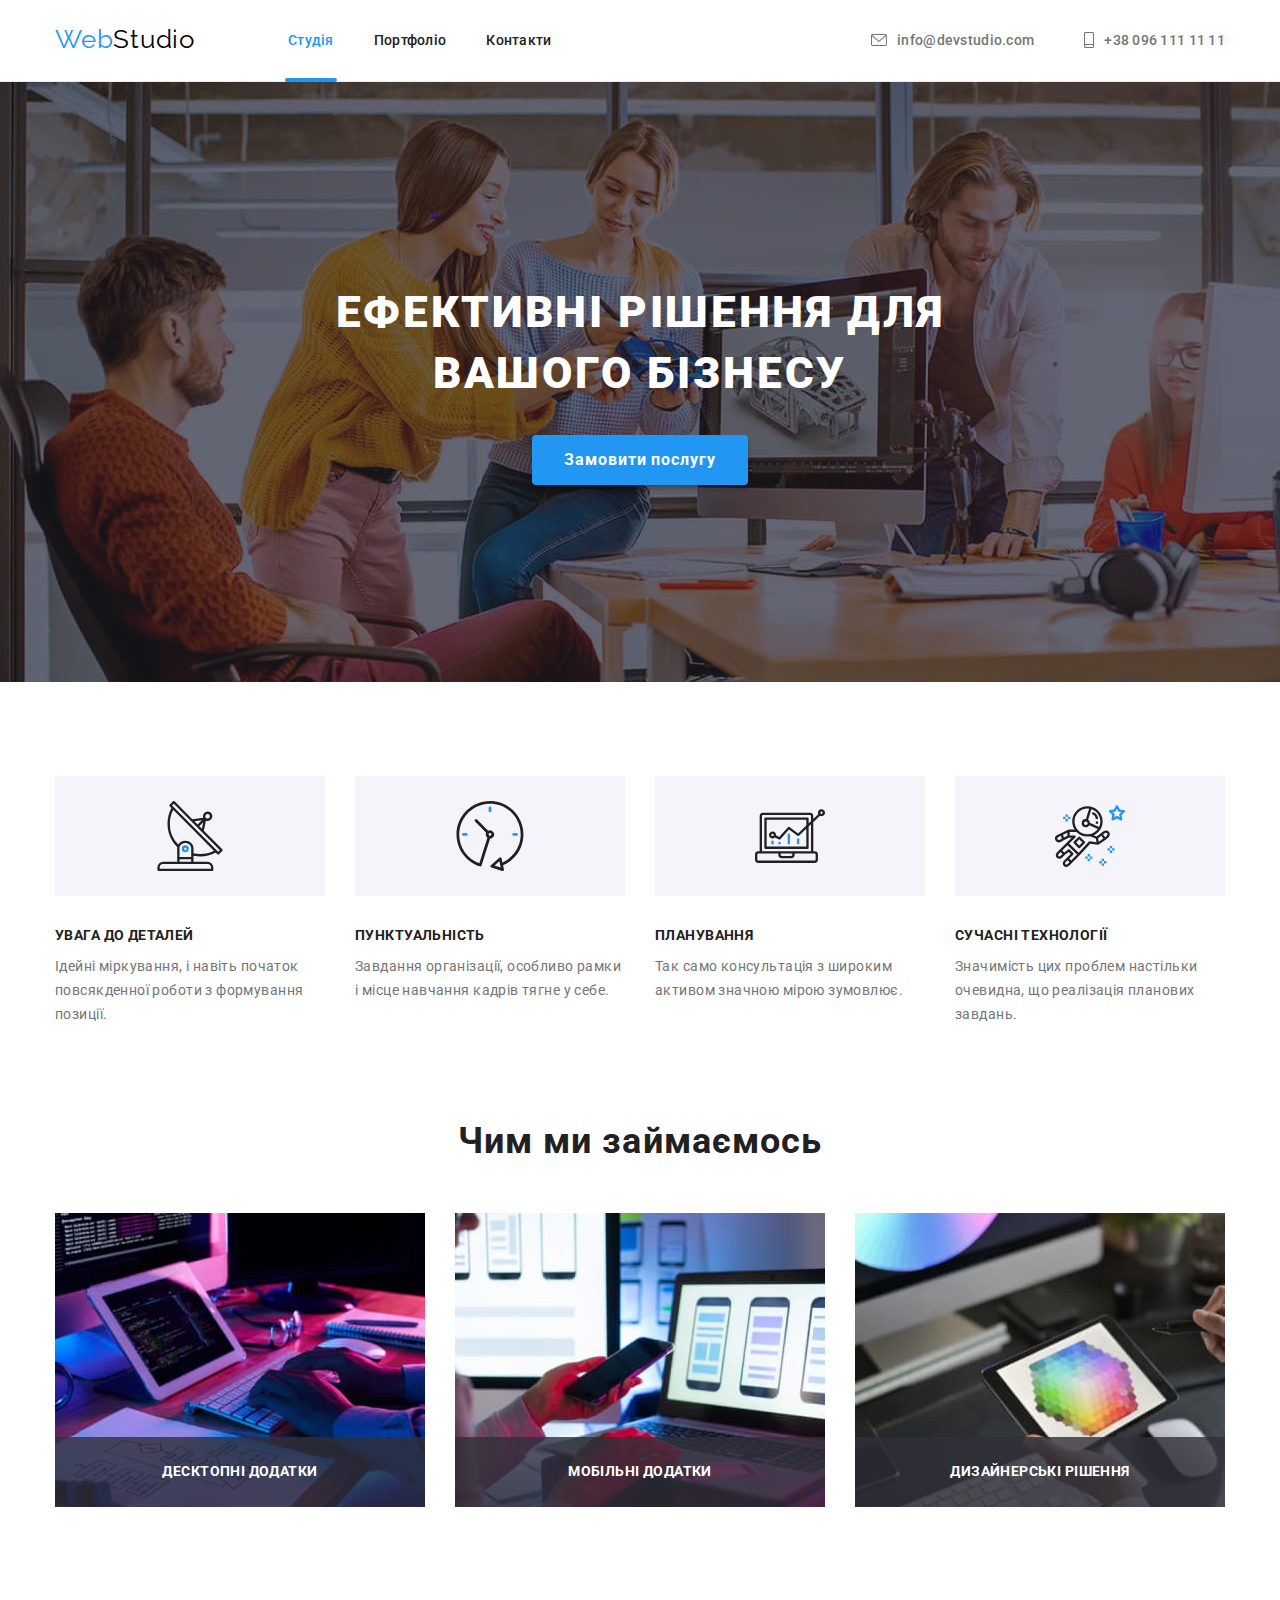
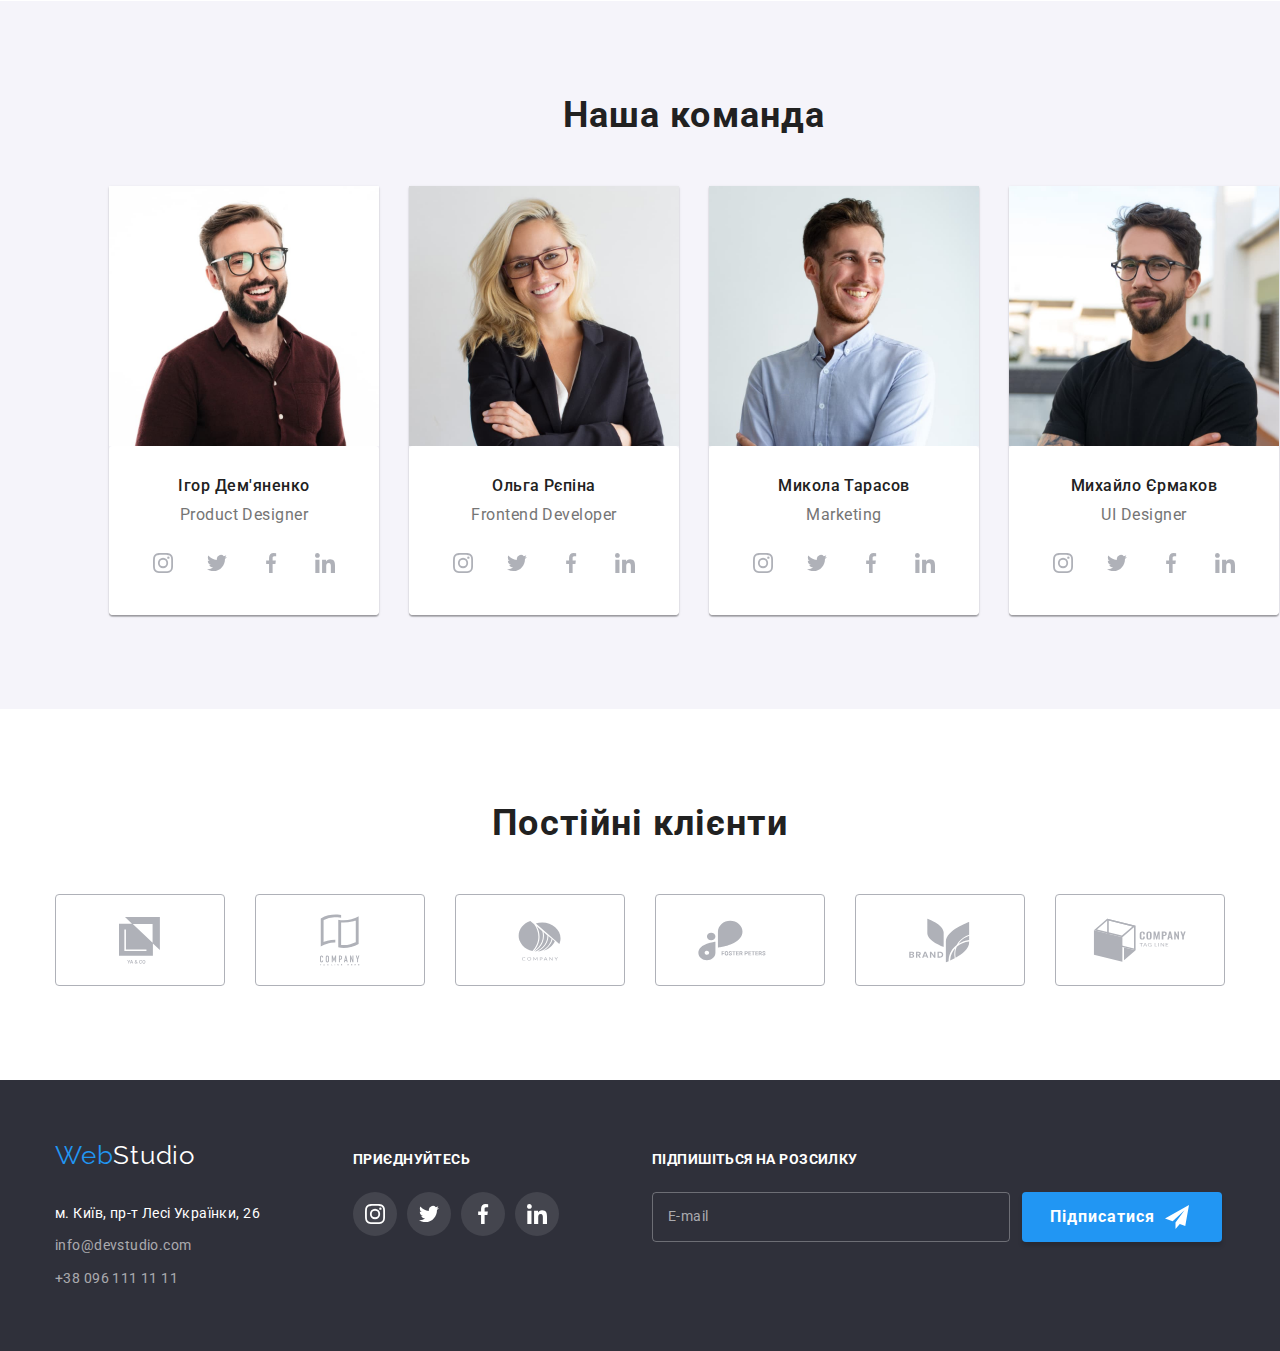
<file: index.html>
<!DOCTYPE html>
<html lang="uk">
  <head>
    <meta charset="UTF-8" />
    <meta http-equiv="X-UA-Compatible" content="IE=edge" />
    <meta name="viewport" content="width=device-width, initial-scale=1.0" />
    <title>Студія</title>
    <link
      href="https://fonts.googleapis.com/css2?family=Raleway:wght@700&family=Roboto:wght@400;500;700;900&display=swap"
      rel="stylesheet"
    />
    <link
      rel="stylesheet"
      href="https://cdnjs.cloudflare.com/ajax/libs/modern-normalize/1.1.0/modern-normalize.min.css"
    />
    <link rel="stylesheet" href="./css/styles.css" />
  </head>

  <body>
    <!-- Header -->
    <header class="page-header">
      <div class="container hat">
        <nav class="main-nav">
          <a href="./index.html" class="logo link" target="_self"
            >Web<span class="logo-header link">Studio</span>
          </a>
          <ul class="site-nav list">
            <li class="item">
              <a href="./index.html" class="link current">Студія</a>
            </li>
            <li class="item">
              <a href="./portfolio.html" class="link">Портфоліо</a>
            </li>
            <li class="item"><a href="#" class="link">Контакти</a></li>
          </ul>
        </nav>

        <ul class="contacts-header list">
          <li class="item">
            <a class="contact-link link" href="mailto:info@devstudio.com">
              <svg class="contact-icon" width="16px" height="12px">
                <use href="./images/svg-icon/symbol-defs.svg#envelope"></use>
              </svg>

              info@devstudio.com
            </a>
          </li>
          <li class="item">
            <a class="contact-link link" href="tel:+380961111111">
              <svg class="contact-icon" width="10px" height="16px">
                <use href="./images/svg-icon/symbol-defs.svg#smartphone"></use>
              </svg>
              +38 096 111 11 11</a
            >
          </li>
        </ul>
      </div>
    </header>

    <!-- Main content -->
    <main>
      <!-- Hero -->
      <section class="page-hero">
        <div class="container">
          <h1 class="hero-title">Ефективні рішення для вашого бізнесу</h1>
          <button type="button" class="hero-button button" data-modal-open>
            Замовити послугу
          </button>
        </div>
      </section>

      <!-- Our qualities -->
      <section class="qualities-section section">
        <div class="container">
          <h2 class="visually-hidden">Наші особливості</h2>
          <ul class="qualities list">
            <li class="item">
              <div class="qualities-pict">
                <svg class="qualities-svg" width="70" height="70">
                  <use href="./images/svg-icon/symbol-defs.svg#antenna"></use>
                </svg>
              </div>
              <h3 class="qualities-list title">Увага до деталей</h3>
              <p>
                Ідейні міркування, і навіть початок повсякденної роботи з
                формування позиції.
              </p>
            </li>

            <li class="item">
              <div class="qualities-pict">
                <svg class="qualities-svg" width="70" height="70">
                  <use href="./images/svg-icon/symbol-defs.svg#clock"></use>
                </svg>
              </div>

              <h3 class="qualities-list title">Пунктуальність</h3>
              <p>
                Завдання організації, особливо рамки і місце навчання кадрів
                тягне у себе.
              </p>
            </li>

            <li class="item">
              <div class="qualities-pict">
                <svg class="qualities-svg" width="70" height="70">
                  <use href="./images/svg-icon/symbol-defs.svg#diagram"></use>
                </svg>
              </div>
              <h3 class="qualities-list title">Планування</h3>
              <p>
                Так само консультація з широким активом значною мірою зумовлює.
              </p>
            </li>

            <li class="item">
              <div class="qualities-pict">
                <svg class="qualities-svg" width="70" height="70">
                  <use href="./images/svg-icon/symbol-defs.svg#astronaut"></use>
                </svg>
              </div>
              <h3 class="qualities-list title">Сучасні технології</h3>
              <p>
                Значимість цих проблем настільки очевидна, що реалізація
                планових завдань.
              </p>
            </li>
          </ul>
        </div>
      </section>

      <!-- Specialization -->
      <section class="specialization section">
        <div class="container">
          <h2 class="section-title title">Чим ми займаємось</h2>
          <ul class="specialization-picts list">
            <li class="pict">
              <img
                src="./images/specialization/img1.jpeg"
                alt="Хтось працює на компі"
              />
              <p class="picts-overlay">Десктопні додатки</p>
            </li>

            <li class="pict">
              <img
                src="./images/specialization/img2.jpeg"
                alt="Хтось шось робить пультом"
              />
              <p class="picts-overlay">Мобільні додатки</p>
            </li>

            <li class="pict">
              <img
                src="./images/specialization/img3.jpeg"
                alt="Хтось підбирає колір"
              />
              <p class="picts-overlay">Дизайнерські рішення</p>
            </li>
          </ul>
        </div>
      </section>

      <!-- Our team -->
      <section class="team section">
        <div class="container">
          <h2 class="section-title title">Наша команда</h2>
          <ul class="team-cards list">
            <li class="team-card">
              <img
                src="./images/team/ihor.jpeg"
                alt="Ігорь Дем'яненко. Product Designer"
                width="270"
                height="260"
              />
              <div class="team-caption">
                <h3 class="team-title title">Ігор Дем'яненко</h3>
                <p>Product Designer</p>

                <ul class="team-icons list">
                  <li class="team-icon">
                    <a
                      class="social-link"
                      href="#"
                      target="_blank"
                      rel="noopener noreferrer"
                    >
                      <svg class="icon" width="20" height="20">
                        <use
                          href="./images/svg-icon/symbol-defs.svg#instagram"
                        ></use>
                      </svg>
                    </a>
                  </li>

                  <li class="team-icon">
                    <a
                      class="social-link"
                      href="#"
                      target="_blank"
                      rel="noopener noreferrer"
                    >
                      <svg class="icon" width="20" height="20">
                        <use
                          href="./images/svg-icon/symbol-defs.svg#twitter"
                        ></use>
                      </svg>
                    </a>
                  </li>

                  <li class="team-icon">
                    <a
                      class="social-link"
                      href="#"
                      target="_blank"
                      rel="noopener noreferrer"
                    >
                      <svg class="icon" width="20" height="20">
                        <use
                          href="./images/svg-icon/symbol-defs.svg#facebook"
                        ></use>
                      </svg>
                    </a>
                  </li>

                  <li class="team-icon">
                    <a
                      class="social-link"
                      href="#"
                      target="_blank"
                      rel="noopener noreferrer"
                    >
                      <svg class="icon" width="20" height="20">
                        <use
                          href="./images/svg-icon/symbol-defs.svg#linkedin"
                        ></use>
                      </svg>
                    </a>
                  </li>
                </ul>
              </div>
            </li>

            <li class="team-card">
              <img
                src="./images/team/olga.jpeg"
                alt="Ольга Рєпіна. Frontend Developer"
                width="270"
                height="260"
              />
              <div class="team-caption">
                <h3 class="team-title title">Ольга Рєпіна</h3>
                <p>Frontend Developer</p>

                <ul class="team-icons list">
                  <li class="team-icon">
                    <a
                      class="social-link"
                      href="#"
                      target="_blank"
                      rel="noopener noreferrer"
                    >
                      <svg class="icon" width="20" height="20">
                        <use
                          href="./images/svg-icon/symbol-defs.svg#instagram"
                        ></use>
                      </svg>
                    </a>
                  </li>

                  <li class="team-icon">
                    <a
                      class="social-link"
                      href="#"
                      target="_blank"
                      rel="noopener noreferrer"
                    >
                      <svg class="icon" width="20" height="20">
                        <use
                          href="./images/svg-icon/symbol-defs.svg#twitter"
                        ></use>
                      </svg>
                    </a>
                  </li>

                  <li class="team-icon">
                    <a
                      class="social-link"
                      href="#"
                      target="_blank"
                      rel="noopener noreferrer"
                    >
                      <svg class="icon" width="20" height="20">
                        <use
                          href="./images/svg-icon/symbol-defs.svg#facebook"
                        ></use>
                      </svg>
                    </a>
                  </li>

                  <li class="team-icon">
                    <a
                      class="social-link"
                      href="#"
                      target="_blank"
                      rel="noopener noreferrer"
                    >
                      <svg class="icon" width="20" height="20">
                        <use
                          href="./images/svg-icon/symbol-defs.svg#linkedin"
                        ></use>
                      </svg>
                    </a>
                  </li>
                </ul>
              </div>
            </li>
            <li class="team-card">
              <img
                src="./images/team/mykola.jpeg"
                alt="Микола Тарасов. Marketing"
                width="270"
                height="260"
              />
              <div class="team-caption">
                <h3 class="team-title title">Микола Тарасов</h3>
                <p>Marketing</p>

                <ul class="team-icons list">
                  <li class="team-icon">
                    <a
                      class="social-link"
                      href="#"
                      target="_blank"
                      rel="noopener noreferrer"
                    >
                      <svg class="icon" width="20" height="20">
                        <use
                          href="./images/svg-icon/symbol-defs.svg#instagram"
                        ></use>
                      </svg>
                    </a>
                  </li>

                  <li class="team-icon">
                    <a
                      class="social-link"
                      href="#"
                      target="_blank"
                      rel="noopener noreferrer"
                    >
                      <svg class="icon" width="20" height="20">
                        <use
                          href="./images/svg-icon/symbol-defs.svg#twitter"
                        ></use>
                      </svg>
                    </a>
                  </li>

                  <li class="team-icon">
                    <a
                      class="social-link"
                      href="#"
                      target="_blank"
                      rel="noopener noreferrer"
                    >
                      <svg class="icon" width="20" height="20">
                        <use
                          href="./images/svg-icon/symbol-defs.svg#facebook"
                        ></use>
                      </svg>
                    </a>
                  </li>

                  <li class="team-icon">
                    <a
                      class="social-link"
                      href="#"
                      target="_blank"
                      rel="noopener noreferrer"
                    >
                      <svg class="icon" width="20" height="20">
                        <use
                          href="./images/svg-icon/symbol-defs.svg#linkedin"
                        ></use>
                      </svg>
                    </a>
                  </li>
                </ul>
              </div>
            </li>
            <li class="team-card">
              <img
                src="./images/team/mike.jpeg"
                alt="Михайло Єрмаков. UI Designer"
                width="270"
                height="260"
              />

              <div class="team-caption">
                <h3 class="team-title title">Михайло Єрмаков</h3>
                <p>UI Designer</p>

                <ul class="team-icons list">
                  <li class="team-icon">
                    <a
                      class="social-link"
                      href="#"
                      target="_blank"
                      rel="noopener noreferrer"
                    >
                      <svg class="icon" width="20" height="20">
                        <use
                          href="./images/svg-icon/symbol-defs.svg#instagram"
                        ></use>
                      </svg>
                    </a>
                  </li>

                  <li class="team-icon">
                    <a
                      class="social-link"
                      href="#"
                      target="_blank"
                      rel="noopener noreferrer"
                    >
                      <svg class="icon" width="20" height="20">
                        <use
                          href="./images/svg-icon/symbol-defs.svg#twitter"
                        ></use>
                      </svg>
                    </a>
                  </li>

                  <li class="team-icon">
                    <a
                      class="social-link"
                      href="#"
                      target="_blank"
                      rel="noopener noreferrer"
                    >
                      <svg class="icon" width="20" height="20">
                        <use
                          href="./images/svg-icon/symbol-defs.svg#facebook"
                        ></use>
                      </svg>
                    </a>
                  </li>

                  <li class="team-icon">
                    <a
                      class="social-link"
                      href="#"
                      target="_blank"
                      rel="noopener noreferrer"
                    >
                      <svg class="icon" width="20" height="20">
                        <use
                          href="./images/svg-icon/symbol-defs.svg#linkedin"
                        ></use>
                      </svg>
                    </a>
                  </li>
                </ul>
              </div>
            </li>
          </ul>
        </div>
      </section>

      <!-- Our clients -->
      <section class="client-section">
        <div class="container">
          <h2 class="section-title title">Постійні клієнти</h2>
          <ul class="clients list">
            <li class="client-logo">
              <a class="client-link" href="#">
                <svg class="client-icon" width="41" height="47">
                  <use href="./images/svg-icon/symbol-defs.svg#client-1"></use>
                </svg>
              </a>
            </li>

            <li class="client-logo">
              <a class="client-link" href="#">
                <svg class="client-icon" width="40" height="52">
                  <use href="./images/svg-icon/symbol-defs.svg#client-2"></use>
                </svg>
              </a>
            </li>

            <li class="client-logo">
              <a class="client-link" href="#">
                <svg class="client-icon" width="43" height="41">
                  <use href="./images/svg-icon/symbol-defs.svg#client-3"></use>
                </svg>
              </a>
            </li>

            <li class="client-logo">
              <a class="client-link" href="#">
                <svg class="client-icon" width="84" height="41">
                  <use href="./images/svg-icon/symbol-defs.svg#client-4"></use>
                </svg>
              </a>
            </li>

            <li class="client-logo">
              <a class="client-link" href="#">
                <svg class="client-icon" width="63" height="45">
                  <use href="./images/svg-icon/symbol-defs.svg#client-5"></use>
                </svg>
              </a>
            </li>

            <li class="client-logo">
              <a class="client-link" href="#">
                <svg class="client-icon" width="94" height="44">
                  <use href="./images/svg-icon/symbol-defs.svg#client-6"></use>
                </svg>
              </a>
            </li>
          </ul>
        </div>
      </section>

      <!-- backdrop + modal -->
      <div class="backdrop is-hidden" data-modal>
        <div class="modal">
          <div class="data-form">
            <button class="close-modal" data-modal-close>
              <svg class="modal-pict" width="18" height="18">
                <use href="./images/svg-icon/symbol-defs.svg#close"></use>
              </svg>
            </button>
            <h4 class="modal-title">Залиште свої дані, ми вам передзвонимо</h4>

            <label class="form-field">
              <span class="form-label">Iм'я</span>
              <input type="text" class="form-input" name="name" />

              <svg class="form-icon" width="18" height="18">
                <use
                  href="./images/svg-icon/symbol-defs.svg#person-black"
                ></use>
              </svg>
            </label>

            <label class="form-field">
              <span class="form-label">Teлефон</span>
              <input type="tel" class="form-input" name="tel" />

              <svg class="form-icon" width="18" height="18">
                <use href="./images/svg-icon/symbol-defs.svg#phone-black"></use>
              </svg>
            </label>

            <label class="form-field">
              <span class="form-label">Пошта</span>
              <input type="email" class="form-input" name="mail" />

              <svg class="form-icon" width="18" height="18">
                <use href="./images/svg-icon/symbol-defs.svg#email-black"></use>
              </svg>
            </label>

            <label class="form-field">
              <span class="form-label">Коментар</span>
              <textarea
                class="form-textarea"
                name="comment"
                id="comment"
                rows="6"
                placeholder="Введіть текст"
              ></textarea>
            </label>

            <label class="checkbox-label">
              <input
                type="checkbox"
                class="checkbox-input"
                name="agreement"
                value="agreement"
              />
              <span class="agreement">
                Погоджуюся з розсилкою та приймаю <a href="#">Умови договору</a>
              </span>

              <span class="checkbox-on">
                <svg width="16" height="15" class="check-icon">
                  <use href="./images/svg-icon/symbol-defs.svg#checkon"></use>
                </svg>
              </span>

              <span class="checkbox-off">
                <svg width="16" height="15" class="check-icon">
                  <use href="./images/svg-icon/symbol-defs.svg#checkofff"></use>
                </svg>
              </span>
            </label>
            <div class="modal-send">
              <button type="submit" class="modal-button button" data-modal-open>
                Відправити
              </button>
            </div>
          </div>
        </div>
      </div>
    </main>

    <!-- Footer -->
    <footer class="page-footer">
      <div class="container">
        <ul class="list">
          <li class="footer-contacts">
            <a href="./index.html" target="_self" class="logo link">
              Web<span class="logo-footer link">Studio</span>
            </a>

            <address class="address">
              <ul class="contacts list">
                <li>
                  <a
                    class="postaddress link"
                    href="http://surl.li/cuoxe"
                    rel="noopener noreferrer nofollow"
                    target="_blank"
                  >
                    м. Київ, пр-т Лесі Українки, 26
                  </a>
                </li>
                <li>
                  <a class="mail link" href="mailto:info@devstudio.com">
                    info@devstudio.com
                  </a>
                </li>
                <li class="">
                  <a class="link" href="tel:+380961111111">
                    +38 096 111 11 11
                  </a>
                </li>
              </ul>
            </address>
          </li>

          <li class="join">
            <h4 class="footer-title">Приєднуйтесь</h4>
            <ul class="footer-icons list">
              <li class="footer-icon">
                <a
                  href="#"
                  class="footer-link"
                  rel="noopener noreferrer nofollow"
                  target="_blank"
                >
                  <svg class="icon" width="20" height="20">
                    <use
                      href="./images/svg-icon/symbol-defs.svg#instagram"
                    ></use>
                  </svg>
                </a>
              </li>

              <li class="footer-icon">
                <a
                  href="#"
                  class="footer-link"
                  rel="noopener noreferrer nofollow"
                  target="_blank"
                >
                  <svg class="icon" width="20" height="20">
                    <use href="./images/svg-icon/symbol-defs.svg#twitter"></use>
                  </svg>
                </a>
              </li>

              <li class="footer-icon">
                <a
                  href="#"
                  class="footer-link"
                  rel="noopener noreferrer nofollow"
                  target="_blank"
                >
                  <svg class="icon" width="20" height="20">
                    <use
                      href="./images/svg-icon/symbol-defs.svg#facebook"
                    ></use>
                  </svg>
                </a>
              </li>

              <li class="footer-icon">
                <a
                  href="#"
                  class="footer-link"
                  rel="noopener noreferrer nofollow"
                  target="_blank"
                >
                  <svg class="icon" width="20" height="20">
                    <use
                      href="./images/svg-icon/symbol-defs.svg#linkedin"
                    ></use>
                  </svg>
                </a>
              </li>
            </ul>
          </li>

          <li>
            <h4 class="footer-title">Підпишіться на розсилку</h4>
            <div class="subscription-form">
              <label class="subscription-formfield">
                <input
                  type="email"
                  class="subscription-forminput"
                  name="mail"
                  placeholder=" "
                />
                <span class="subscription-formlabel">E-mail</span>
              </label>

              <button
                type="submit"
                class="subscription-button button"
                data-modal-open
              >
                Підписатися
                <svg width="24" height="24" class="icon-send">
                  <use href="./images/svg-icon/symbol-defs.svg#icon-send"></use>
                </svg>
              </button>
            </div>
          </li>
        </ul>
      </div>
    </footer>
    <script src="./js/modal.js"></script>
  </body>
</html>
</file>
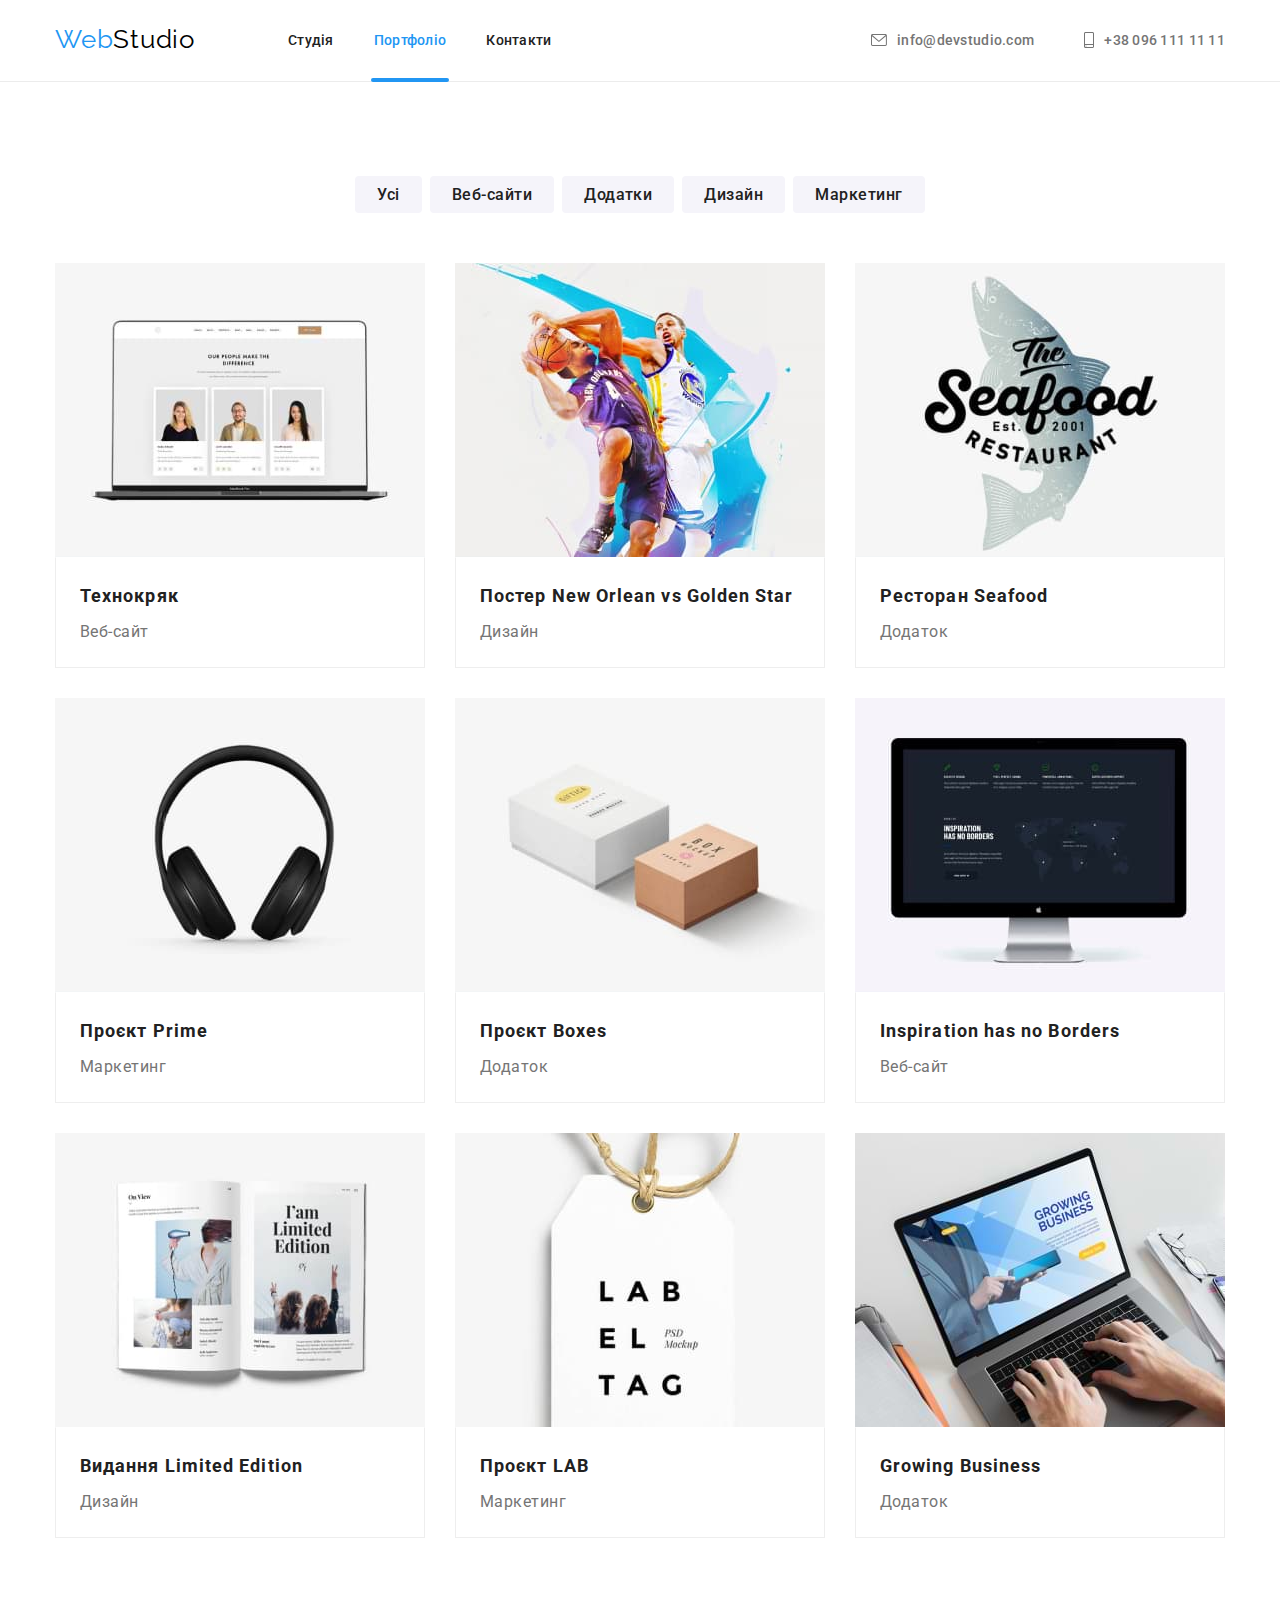
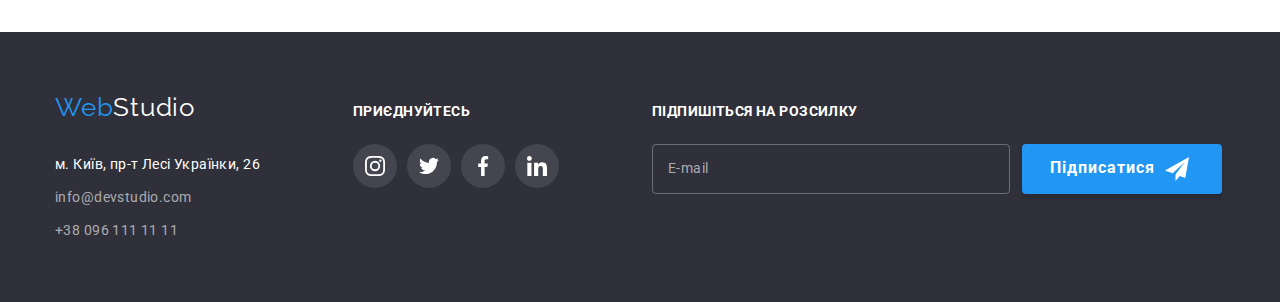
<file: portfolio.html>
<!DOCTYPE html>
<html lang="uk">
  <head>
    <meta charset="UTF-8" />
    <meta http-equiv="X-UA-Compatible" content="IE=edge" />
    <meta name="viewport" content="width=device-width, initial-scale=1.0" />
    <title>Портфоліо</title>

    <link
      href="https://fonts.googleapis.com/css2?family=Raleway:wght@700&family=Roboto:wght@400;500;700;900&display=swap"
      rel="stylesheet"
    />
    <link
      rel="stylesheet"
      href="https://cdnjs.cloudflare.com/ajax/libs/modern-normalize/1.1.0/modern-normalize.min.css"
    />

    <link rel="stylesheet" href="./css/styles.css" />
  </head>

  <body>
    <!-- Header -->
    <header class="page-header">
      <div class="container hat">
        <nav class="main-nav">
          <a href="./index.html" class="logo link" target="_self"
            >Web<span class="logo-header link">Studio</span>
          </a>
          <ul class="site-nav list">
            <li class="item">
              <a href="./index.html" class="link">Студія</a>
            </li>
            <li class="item">
              <a href="./portfolio.html" class="link current">Портфоліо</a>
            </li>
            <li class="item"><a href="#" class="link">Контакти</a></li>
          </ul>
        </nav>

        <ul class="contacts-header list">
          <li class="item">
            <a class="contact-link link" href="mailto:info@devstudio.com">
              <svg class="contact-icon" width="16px" height="12px">
                <use href="./images/svg-icon/symbol-defs.svg#envelope"></use>
              </svg>

              info@devstudio.com
            </a>
          </li>
          <li class="item">
            <a class="contact-link link" href="tel:+380961111111">
              <svg class="contact-icon" width="10px" height="16px">
                <use href="./images/svg-icon/symbol-defs.svg#smartphone"></use>
              </svg>
              +38 096 111 11 11</a
            >
          </li>
        </ul>
      </div>
    </header>

    <!-- Main content -->

    <main>
      <section class="gallery">
        <h1 class="visually-hidden">Галерея</h1>

        <div class="container">
          <ul class="buttons list">
            <li class="item">
              <button type="button" class="gallery-button button">Усі</button>
            </li>
            <li class="item">
              <button type="button" class="gallery-button button">
                Веб-сайти
              </button>
            </li>
            <li class="item">
              <button type="button" class="gallery-button button">
                Додатки
              </button>
            </li>
            <li class="item">
              <button type="button" class="gallery-button button">
                Дизайн
              </button>
            </li>
            <li class="item">
              <button type="button" class="gallery-button button">
                Маркетинг
              </button>
            </li>
          </ul>

          <ul class="card-set list">
            <li class="card-item">
              <a class="card-link link" href="#" target="_self">
                <div class="card-thumb">
                  <img
                    src="./images/portfolio/img-1.jpeg"
                    alt="Веб-сайт Технокряк"
                    class="card-pict"
                    width="370"
                  />
                  <p class="cardhover-text">
                    Ресурс пропонує комплексні пропозиції з різним рівнем
                    функціоналу та сервісів. Все це дозволить відвідувачу
                    отримати вичерпні відомості про компанію чи приватну особу.
                  </p>
                </div>

                <div class="caption">
                  <h2 class="card-title title">Технокряк</h2>
                  <p class="card-text">Веб-сайт</p>
                </div>
              </a>
            </li>

            <li class="card-item">
              <a class="card-link link" href="#" target="_self">
                <div class="card-thumb">
                  <img
                    src="./images/portfolio/img-2.jpeg"
                    alt="Постер New Orlean vs Golden Star"
                    class="card-pict"
                    width="370"
                  />
                  <p class="cardhover-text">
                    Всупереч порадам військових ніколи не закривайте очі і не
                    падайте ногами в бік ядерного вибуху, бо в будь-якому
                    випадку ви бачите це шоу перший і останній раз в житті.
                  </p>
                </div>

                <div class="caption">
                  <h2 class="card-title title">
                    Постер New Orlean vs Golden Star
                  </h2>
                  <p class="card-text">Дизайн</p>
                </div>
              </a>
            </li>

            <li class="card-item">
              <a class="card-link link" href="#" target="_self">
                <div class="card-thumb">
                  <img
                    src="./images/portfolio/img-3.jpeg"
                    alt="Лого Ресторану Seafood"
                    class="card-pict"
                    width="370"
                  />
                  <p class="cardhover-text">
                    Изобретатель сигарет Уинстон умер в возрасте 102 лет,
                    изобретатель опиума погиб в результате землетрясения в
                    возрасте 116 лет, изобретатель виски Hennessy умер на 98-м
                    году жизни;
                  </p>
                </div>
                <div class="caption">
                  <h2 class="card-title title">Ресторан Seafood</h2>
                  <p class="card-text">Додаток</p>
                </div>
              </a>
            </li>

            <li class="card-item">
              <a class="card-link link" href="#" target="_self">
                <div class="card-thumb">
                  <img
                    src="./images/portfolio/img-4.jpeg"
                    alt="Навушники"
                    class="card-pict"
                    width="370"
                  />
                  <p class="cardhover-text">
                    Дуже важливо піклуватися про себе, щоб досягти успіху, але в
                    той же час це вимагає багато праці та болю. Якщо говорити
                    про найменші деталі, то ніхто з нас не виконує жодних
                    фізичних вправ.
                  </p>
                </div>
                <div class="caption">
                  <h2 class="card-title title">Проєкт Prime</h2>
                  <p class="card-text">Маркетинг</p>
                </div>
              </a>
            </li>

            <li class="card-item">
              <a class="card-link link" href="#" target="_self">
                <div class="card-thumb">
                  <img
                    src="./images/portfolio/img-5.jpeg"
                    alt="Дві коробки"
                    class="card-pict"
                    width="370"
                  />
                  <p class="cardhover-text">
                    Дуже важливо піклуватися про себе, щоб досягти успіху, але в
                    той же час це вимагає багато праці та болю. Якщо говорити
                    про найменші деталі, то ніхто з нас не виконує жодних
                    фізичних вправ.
                  </p>
                </div>
                <div class="caption">
                  <h2 class="card-title title">Проєкт Boxes</h2>
                  <p class="card-text">Додаток</p>
                </div>
              </a>
            </li>

            <li class="card-item">
              <a class="card-link link" href="#" target="_self">
                <div class="card-thumb">
                  <img
                    src="./images/portfolio/img-6.jpeg"
                    alt="Монітор"
                    class="card-pict"
                    width="370"
                  />
                  <p class="cardhover-text">
                    Дуже важливо піклуватися про себе, щоб досягти успіху, але в
                    той же час це вимагає багато праці та болю. Якщо говорити
                    про найменші деталі, то ніхто з нас не виконує жодних
                    фізичних вправ.
                  </p>
                </div>
                <div class="caption">
                  <h2 class="card-title title">Inspiration has no Borders</h2>
                  <p class="card-text">Веб-сайт</p>
                </div>
              </a>
            </li>

            <li class="card-item">
              <a class="card-link link" href="#" target="_self">
                <div class="card-thumb">
                  <img
                    src="./images/portfolio/img-7.jpeg"
                    alt="Журнал Limited Edition"
                    class="card-pict"
                    width="370"
                  />
                  <p class="cardhover-text">
                    Дуже важливо піклуватися про себе, щоб досягти успіху, але в
                    той же час це вимагає багато праці та болю. Якщо говорити
                    про найменші деталі, то ніхто з нас не виконує жодних
                    фізичних вправ.
                  </p>
                </div>
                <div class="caption">
                  <h2 class="card-title title">Видання Limited Edition</h2>
                  <p class="card-text">Дизайн</p>
                </div>
              </a>
            </li>

            <li class="card-item">
              <a class="card-link link" href="#" target="_self">
                <div class="card-thumb">
                  <img
                    src="./images/portfolio/img-8.jpeg"
                    alt="Лого LAB"
                    class="card-pict"
                    width="370"
                  />
                  <p class="cardhover-text">
                    Дуже важливо піклуватися про себе, щоб досягти успіху, але в
                    той же час це вимагає багато праці та болю. Якщо говорити
                    про найменші деталі, то ніхто з нас не виконує жодних
                    фізичних вправ.
                  </p>
                </div>
                <div class="caption">
                  <h2 class="card-title title">Проєкт LAB</h2>
                  <p class="card-text">Маркетинг</p>
                </div>
              </a>
            </li>

            <li class="card-item">
              <a class="card-link link" href="#" target="_self">
                <div class="card-thumb">
                  <img
                    src="./images/portfolio/img-9.jpeg"
                    alt="Екран ноутбуку з відкритим сайтом"
                    class="card-pict"
                    width="370"
                  />
                  <p class="cardhover-text">
                    Дуже важливо піклуватися про себе, щоб досягти успіху, але в
                    той же час це вимагає багато праці та болю. Якщо говорити
                    про найменші деталі, то ніхто з нас не виконує жодних
                    фізичних вправ.
                  </p>
                </div>
                <div class="caption">
                  <h2 class="card-title title">Growing Business</h2>
                  <p class="card-text">Додаток</p>
                </div>
              </a>
            </li>
          </ul>
        </div>
      </section>
    </main>

    <!-- Footer -->
    <footer class="page-footer">
      <div class="container">
        <ul class="list">
          <li class="footer-contacts">
            <a href="./index.html" target="_self" class="logo link">
              Web<span class="logo-footer link">Studio</span>
            </a>

            <address class="address">
              <ul class="contacts list">
                <li>
                  <a
                    class="postaddress link"
                    href="http://surl.li/cuoxe"
                    rel="noopener noreferrer nofollow"
                    target="_blank"
                  >
                    м. Київ, пр-т Лесі Українки, 26
                  </a>
                </li>
                <li>
                  <a class="mail link" href="mailto:info@devstudio.com">
                    info@devstudio.com
                  </a>
                </li>
                <li class="">
                  <a class="link" href="tel:+380961111111">
                    +38 096 111 11 11
                  </a>
                </li>
              </ul>
            </address>
          </li>

          <li class="join">
            <h4 class="footer-title">Приєднуйтесь</h4>
            <ul class="footer-icons list">
              <li class="footer-icon">
                <a
                  href="#"
                  class="footer-link"
                  rel="noopener noreferrer nofollow"
                  target="_blank"
                >
                  <svg class="icon" width="20" height="20">
                    <use
                      href="./images/svg-icon/symbol-defs.svg#instagram"
                    ></use>
                  </svg>
                </a>
              </li>

              <li class="footer-icon">
                <a
                  href="#"
                  class="footer-link"
                  rel="noopener noreferrer nofollow"
                  target="_blank"
                >
                  <svg class="icon" width="20" height="20">
                    <use href="./images/svg-icon/symbol-defs.svg#twitter"></use>
                  </svg>
                </a>
              </li>

              <li class="footer-icon">
                <a
                  href="#"
                  class="footer-link"
                  rel="noopener noreferrer nofollow"
                  target="_blank"
                >
                  <svg class="icon" width="20" height="20">
                    <use
                      href="./images/svg-icon/symbol-defs.svg#facebook"
                    ></use>
                  </svg>
                </a>
              </li>

              <li class="footer-icon">
                <a
                  href="#"
                  class="footer-link"
                  rel="noopener noreferrer nofollow"
                  target="_blank"
                >
                  <svg class="icon" width="20" height="20">
                    <use
                      href="./images/svg-icon/symbol-defs.svg#linkedin"
                    ></use>
                  </svg>
                </a>
              </li>
            </ul>
          </li>

          <li>
            <h4 class="footer-title">Підпишіться на розсилку</h4>
            <div class="subscription-form">
              <label class="subscription-formfield">
                <input
                  type="email"
                  class="subscription-forminput"
                  name="mail"
                  placeholder=" "
                />
                <span class="subscription-formlabel">E-mail</span>
              </label>

              <button
                type="submit"
                class="subscription-button button"
                data-modal-open
              >
                Підписатися
                <svg width="24" height="24" class="icon-send">
                  <use href="./images/svg-icon/symbol-defs.svg#icon-send"></use>
                </svg>
              </button>
            </div>
          </li>
        </ul>
      </div>
    </footer>
  </body>
</html>
</file>
<file: css/styles.css>
:root {
  --primary-white-color: #ffffff;
  --primary-text-color: #757575;
  --title-color: #212121;
  --accent-color: #2196f3;
  --hero-background-color: #2f303a;
  --secondary-background-color: #f5f4fa;
  --hover-accent-color: #188ce8;
  --icons-color: #afb1b8;

  --timing-function: cubic-bezier(0.4, 0, 0.2, 1);
}

body {
  background-color: var(--primary-white-color);
  color: var(--primary-text-color);

  font-family: "roboto", sans-serif;

  letter-spacing: 0.03em;
  font-size: 14px;
  line-height: 1.7;
}

.no-scroll {
  overflow: hidden;
}

.link {
  text-decoration: none;
}

.container {
  width: 1200px;
  margin: 0 auto;
  padding-left: 15px;
  padding-right: 15px;
}
.title {
  color: var(--title-color);
}

.section-title {
  font-size: 36px;
  font-weight: 700;
  line-height: 1.16;
  text-align: center;
  letter-spacing: 0.03em;

  margin-top: 0;
  margin-bottom: 50px;
}

.list {
  list-style: none;
  padding: 0;
  margin: 0;
}

.button {
  cursor: pointer;
}

.section {
  margin-left: auto;
  margin-right: auto;
}

img {
  display: block;
  max-width: 100%;
}

h1 {
  margin: 0;
}

.textarea {
  resize: none;
}

/* Header */

.page-header {
  border-bottom: 1px solid #ececec;
}

.hat {
  display: flex;
  align-items: center;
}

.main-nav {
  display: flex;
  align-items: center;
}

.logo {
  color: var(--accent-color);
  font-family: raleway, sans-serif;
  font-size: 26px;
  line-height: 1.2;
  letter-spacing: 0.03em;
}

.main-nav .logo {
  padding-top: 24px;
  padding-bottom: 25px;
}

.logo-header {
  color: #000000;
}

.logo-footer {
  color: #ffffff;
}

.site-nav {
  display: flex;
  margin-left: 93px;
}

.site-nav .item:not(:last-child) {
  margin-right: 40px;
}

.site-nav .link {
  display: block;
  padding-top: 32px;
  padding-bottom: 32px;

  color: var(--title-color);
  font-size: 14px;
  font-weight: 500;
  line-height: 1.2;
  letter-spacing: 0.02em;

  transition: color 250ms var(--timing-function);
}

.site-nav .link:hover,
.site-nav .link:focus {
  color: var(--accent-color);
}

.site-nav .current {
  position: relative;
  display: block;
  color: var(--accent-color);
}

.item .current::after {
  position: absolute;
  bottom: -1px;
  display: block;
  content: "";
  width: calc(100% + 6px);
  left: -3px;
  height: 4px;
  background-color: var(--accent-color);
  border-radius: 2px;
}

.contacts-header {
  display: flex;
  margin-left: auto;
}

.contacts-header .link {
  display: flex;
  align-items: center;
  padding-top: 32px;
  padding-bottom: 32px;

  color: var(--primary-text-color);
  font-size: 14px;
  font-weight: 500;
  line-height: 1.2;
  letter-spacing: 0.02em;

  transition: color 250ms var(--timing-function);
}

.contacts-header .item:not(:last-child) {
  margin-right: 50px;
}

.contact-icon {
  margin-right: 10px;
  display: block;
  fill: var(--primary-text-color);

  transition: fill 250ms var(--timing-function);
}

.contact-link:hover .contact-icon {
  fill: var(--accent-color);
}

.contact-link:hover {
  color: var(--accent-color);
}
/* Hero */

.page-hero {
  text-align: center;
  max-width: 1600px;
  height: 600px;

  margin: 0 auto;
  padding: 200px 0;
  background-image: linear-gradient(
      to right,
      rgba(47, 48, 58, 0.4),
      rgba(47, 48, 58, 0.4)
    ),
    url(../images/Img.jpeg);
  background-color: var(--hero-background-color);
}

.hero-title {
  max-width: 696px;
  margin: 0px auto 30px;

  color: var(--primary-white-color);
  font-size: 44px;
  font-weight: 900;
  line-height: 1.4;
  letter-spacing: 0.06em;
  text-transform: uppercase;
  text-align: center;
  align-items: center;
}

.hero-button {
  width: 216px;
  height: 50px;

  background-color: var(--accent-color);
  border-style: none;
  border-radius: 4px;
  color: var(--primary-white-color);

  font-family: "roboto", sans-serif;
  font-size: 16px;
  line-height: 2.3;
  font-weight: 700;
  text-align: center;
  letter-spacing: 0.06em;
  box-shadow: 0px 4px 4px rgba(0, 0, 0, 0.25);

  transition: background-color 250ms var(--timing-function),
    box-shadow 250ms var(--timing-function);
}

.hero-button:hover,
.hero-button:focus {
  background-color: var(--hover-accent-color);
}

.backdrop {
  position: fixed;
  top: 0;
  left: 0;
  width: 100%;
  height: 100vh;

  background-color: rgba(0, 0, 0, 0.2);

  opacity: 1;

  transition: opacity 250ms var(--timing-function);
}

.backdrop.is-hidden {
  opacity: 0;
  visibility: hidden;
  pointer-events: none;
}

.modal {
  position: absolute;
  top: 50%;
  left: 50%;
  transform: translate(-50%, -50%);

  width: 528px;
  height: 581px;
  border-radius: 4px;

 

  background-color: #fff;
  box-shadow: 0px 1px 3px rgba(0, 0, 0, 0.12), 0px 1px 1px rgba(0, 0, 0, 0.14),
    0px 2px 1px rgba(0, 0, 0, 0.2); 
}

.modal-title {
  font-size: 20px;
  line-height: 1.15;
  font-weight: 700;
  letter-spacing: 0.03em;
  color: var(--title-color);
  margin-top: 0;
  margin-bottom: 12px;

  text-align:center;
}

.data-form {
  position: relative;
  padding: 40px;
}

.close-modal {
  position: absolute;
  top: 0;
  right: 0;
  display: flex;
  width: 30px;
  height: 30px;
  margin: 8px 8px auto auto;
  padding: 0;
  align-items: center;
  justify-content: center;
  background-color: #fff;
  border: 1px solid rgb(0, 0, 0, 0.1);
  border-radius: 50%;

  cursor: pointer;
}

.modal-pict {
  transition: fill 250ms var(--timing-function);
}

.modal-pict {
  fill:#000000;
}

.modal-pict:hover,
.modal-pict:hover {
  fill: var(--accent-color);
}

.form-field {
  display: block;
  position: relative;
}

.form-input {
  width:100%;
  height: 40px;

  border: 1px solid rgba(33, 33, 33, 0.2);
  border-radius: 4px;
  padding: 11px 11px 11px 42px;
  transition: border-color 250ms var(--timing-function);
  margin-bottom: 10px;
}

.form-input:hover {
  border-color: var(--accent-color);
}

.form-label {
  font-size: 12px;
  line-height: 1.16;
  letter-spacing: 0.01em;
  margin: 0 0 4px 0;
  display: block;
}

.form-icon {
  position: absolute;
  top: 29px;
  left: 12px;
  transition: fill 250ms var(--timing-function);  
}

.form-input:hover + .form-icon,
.form-input:focus + .form-icon { 
  fill: var(--accent-color);
}

.form-textarea {
  display: block;
  width: 100%;
  height: 120px;
  resize: none;
  border: 1px solid rgba(33, 33, 33, 0.2);
  border-radius: 4px;

  font-size: 12px;
  line-height: 1.17;
  letter-spacing: 0.01em;
  color: rgb(117, 117, 117);

  padding: 12px 16px;
  margin-bottom: 20px;

  transition: border-color 250ms var(--timing-function);

}

.form-textarea:hover {
  border: 1px solid var(--accent-color);
}

.form-textarea::placeholder {
  font-size: 12px;
  line-height: 1.16;
  letter-spacing: 0.01em;
  color: rgba(117, 117, 117, 0.5);
}

.checkbox-label {
  display: flex;
  padding-left: 37px;
  cursor: pointer;
}

.checkbox-input {
  position: absolute;
  appearance: none;
  -webkit- appearance: none;
  -moz- appearance: none;
}

.checkbox-off {
  position: absolute;
  width: 16px;
  height: 15px;
  margin-left: -25px;
  margin-top: 3px;
  opacity: 1;
}

.checkbox-on {
  position: absolute;
  width: 16px;
  height: 15px;
  margin-left: -25px;
  margin-top: 3px;
  opacity: 0;
}



.checkbox-input:focus ~ .checkbox-off>.check-icon{
 outline: 2px solid #015fcc;
  border-radius: 2px;
}

.checkbox-input:checked ~ .checkbox-off {
  opacity: 0;
}

.checkbox-input:checked ~ .checkbox-on {
  opacity: 1;
}

.agreement {
  font-size: 14px;
  line-height: 1.7;
  letter-spacing: 0.03em;
  margin-top: 0;
  margin-bottom: 30px;

  color: var(--primary-text-color);
  margin-bottom: 30px;
}

.agreement a {
  color: var(--accent-color);
}
.modal-send {
  display: inline-block;
  padding-left: 124px;
  padding-right: 124px;
}

.modal-button {
  width: 200px;
  height: 50px;

  background-color: var(--accent-color);
  border-style: none;
  border-radius: 4px;
  color: var(--primary-white-color);

  font-family: "roboto", sans-serif;
  font-size: 16px;
  line-height: 2.3;
  font-weight: 700;

  letter-spacing: 0.06em;
  box-shadow: 0px 4px 4px rgba(0, 0, 0, 0.25);

  transition: background-color 250ms var(--timing-function),
    box-shadow 250ms var(--timing-function);
}

.modal-button:hover,
.modal-button:focus {
  background-color: var(--hover-accent-color);
}

/* Our qualities */

.qualities-section {
  padding: 94px 0 47px;
}

.visually-hidden {
  position: absolute;
  white-space: nowrap;
  width: 1px;
  height: 1px;
  overflow: hidden;
  border: 0;
  padding: 0;
  clip: rect(0 0 0 0);
  clip-path: inset(50%);
  margin: -1px;
}

.qualities {
  display: flex;
  gap: 30px;
}

.qualities .item {
  width: calc((100% - 90px) / 4);
}

.item p {
  margin: 0;
}

.qualities-list {
  font-weight: 700;
  font-size: 14px;
  line-height: 1.4;
  letter-spacing: 0.03em;
  text-transform: uppercase;
  margin-top: 0;
  margin-bottom: 10px;
}

.qualities-pict {
  height: 120px;
  margin-bottom: 30px;
  background-color: var(--secondary-background-color);
}

.qualities-svg {
  margin: 25px 100px;
}

/* Specialization */

.specialization {
  padding: 47px 0 94px;
}

.specialization-picts {
  display: flex;
  gap: 30px;
}

.specialization .pict {
  width: calc((100% - 60px) / 3);
  position: relative;
}

.picts-overlay {
  position: absolute;
  left: 0;
  bottom: 0;

  display: flex;
  margin: 0;
  width: 100%;
  height: 70px;
  background-color: rgb(47, 48, 58, 0.8);
  color: var(--primary-white-color);

  font-weight: 700;
  text-transform: uppercase;
  line-height: 1.17;
  letter-spacing: 0.03em;
  align-items: center;
  justify-content: center;
}

/* Our Team */

.team {
  padding: 94px;
  background-color: var(--secondary-background-color);
}

.team-cards {
  display: flex;
  gap: 30px;
}

.team-card {
  flex-basis: calc((100% - 90px) / 4);
  border-bottom-right-radius: 4px;
  border-bottom-left-radius: 4px;
  box-shadow: 0px 1px 3px rgba(0, 0, 0, 0.12), 0px 1px 1px rgba(0, 0, 0, 0.14),
    0px 2px 1px rgba(0, 0, 0, 0.2);
}

.team-title {
  font-size: 16px;
  font-weight: 500;
  line-height: 1.2;
  text-align: center;
  letter-spacing: 0.03em;
  margin: 0 0 10px;
}

.team-caption {
  background-color: var(--primary-white-color);
  padding: 30px 32px;
  border-radius: 4px;
}

.team-card p {
  font-size: 16px;
  line-height: 1.2;
  text-align: center;
  letter-spacing: 0.03em;
  margin: 0;
}

.team-caption p {
  margin-bottom: 16px;
}

/* social icons */

.team-icons {
  display: flex;
  align-items: center;
  gap: 10px;
}

.team-icon {
  display: flex;
  width: calc((100% - 30px) / 4);
  height: 44px;
}

.social-link {
  display: flex;
  width: 100%;
  height: 100%;
  display: flex;
  align-items: center;
  justify-content: center;
  border-radius: 50%;
  fill: var(--icons-color);

  transition: fill 250ms var(--timing-function),
    background-color 250ms var(--timing-function);
}

.social-link:hover,
.social-link:focus {
  fill: var(--primary-white-color);
  background-color: var(--accent-color);
}

/* Clients */

.client-section {
  padding: 94px 0;
}

.client-section .section-title {
  margin-bottom: 50px;
}

.clients {
  display: flex;
  gap: 30px;
}

.client-logo {
  flex-basis: calc((100% - 150px) / 6);
  height: 92px;
}

.client-link {
  display: flex;
  align-items: center;
  justify-content: center;

  width: 100%;
  height: 100%;
  border: 1px solid var(--icons-color);
  fill: var(--icons-color);
  border-radius: 4px;
  cursor: pointer;

  transition: fill 250ms var(--timing-function),
    border 250ms var(--timing-function);
}

.client-link:hover,
.client-link:focus {
  fill: var(--accent-color);
  border: 1px solid var(--accent-color);
}

/* Footer */

.page-footer {
  margin: 0 auto;
  padding: 60px 0;

  background-color: var(--hero-background-color);
}

.page-footer .list {
  align-items: baseline;
}

.contacts .link {
  color: var(--primary-white-color);
  font-style: normal;
  color: rgba(255, 255, 255, 0.6);

  transition: color 250ms var(--timing-function);
}

.mail,
.postaddress {
  display: block;
  margin-bottom: 9px;
}

.page-footer .logo {
  display: inline-block;
  margin: 0 0 30px;
}

.contacts .link:hover,
.contacts .link:focus {
  color: var(--accent-color);
}

.postaddress.link {
  color: var(--primary-white-color);
  font-style: normal;

  transition: color var(--timing-function);
}

.postaddress.link:hover,
.postaddress.link:focus {
  color: var(--accent-color);
}

.page-footer .list {
  display: flex;
}

.footer-contacts {
  display: block;
  margin-right: 93px;
}

.address .contacts {
  display: block;
}

.footer-title {
  margin: 0 0 20px;
  font-size: 14px;
  font-weight: 700;
  color: var(--primary-white-color);
  align-items: flex-end;
  text-transform: uppercase;
}

.footer-icons {
  display: flex;
}

.footer-icon:not(:last-child) {
  margin-right: 10px;
}

.footer-link {
  display: flex;
  align-items: center;
  justify-content: center;

  width: 44px;
  height: 44px;
  border-radius: 50%;
  background-color: rgba(255, 255, 255, 0.1);
  cursor: pointer;

  transition: background-color 250ms var(--timing-function);
}

.footer-icon .footer-link:hover,
.footer-icon .footer-link:focus {
  background-color: var(--accent-color);
}

.footer-link .icon {
  fill: var(--primary-white-color);

  transition: fill 250ms var(--timing-function);
}

.footer-link .icon:hover,
.footer-link .icon:focus {
  fill: var(--primary-white-color);
}

.join {
  margin-right: 93px;
}

.subscription-form {
  display: flex;
}

.subscription-formfield {
  position: relative;

  margin-right: 12px;
}

/* !!!!!!!!!!!!!! */


.subscription-forminput {
  width: 358px;
  height: 50px;

  color: rgba(255, 255, 255, 0.6);

  background-color: transparent;
  border: 1px solid rgba(255, 255, 255, 0.3);
  border-radius: 4px;
  padding-left: 16px;
}

.subscription-formlabel {
  position: absolute;
  top: 0;
  left: 0;

  left: 16px;
  top: 50%;

  color: rgba(255, 255, 255, 0.6);

  transform: translate(0, -50%);
}

.subscription-forminput:not(:placeholder-shown) + .subscription-formlabel,
.subscription-forminput:focus + .subscription-formlabel {
  opacity: 0;
}

.subscription-button {
  display: flex;
  width: 200px;
  height: 50px;

  background-color: var(--accent-color);
  border-style: none;
  border-radius: 4px;
  color: var(--primary-white-color);

  font-family: "roboto", sans-serif;
  font-size: 16px;
  line-height: 2.3;
  font-weight: 700;

  letter-spacing: 0.06em;
  box-shadow: 0px 4px 4px rgba(0, 0, 0, 0.15);

  transition: background-color 250ms var(--timing-function),
    box-shadow 250ms var(--timing-function);

  padding: 0 28px;
  align-items: center;
}

.subscription-button:hover,
.subscription-button:focus {
  background-color: var(--hover-accent-color);
}

.icon-send {
  margin-left: 10px;
}

/* Portfolio */

.gallery {
  padding: 94px 0;
}

/* Buttons */
.buttons {
  display: flex;
  justify-content: center;
  margin-bottom: 50px;
}

.gallery-button {
  background-color: var(--secondary-background-color);
  color: var(--title-color);
  border-style: none;
  border-radius: 4px;

  font-family: "roboto", sans-serif;
  font-size: 16px;
  line-height: 1.6;
  font-weight: 500;
  letter-spacing: 0.03em;

  display: inline-block;
  padding: 6px 22px;

  transition: color 250ms var(--timing-function),
    background-color 250ms var(--timing-function),
    box-shadow 250ms var(--timing-function);
}

.buttons .item:not(:last-child) {
  margin-right: 8px;
}

.gallery-button:hover,
.gallery-button:focus {
  background-color: var(--accent-color);
  color: var(--primary-white-color);
  box-shadow: 0px 3px 1px rgba(0, 0, 0, 0.1), 0px 1px 2px rgba(0, 0, 0, 0.08),
    0px 2px 2px rgba(0, 0, 0, 0.12);
}

/* Card-set */

.card-set {
  display: flex;
  flex-wrap: wrap;
  gap: 30px;
}

.card-item {
  flex-basis: calc((100% - 60px) / 3);
}

.card-link {
  display: block;
  width: 100%;
  transition: box-shadow 250ms var(--timing-function);
}

.card-set .title {
  font-weight: 700;
  font-size: 18px;
  line-height: 2;
  letter-spacing: 0.06em;
  text-align: left;
  margin: 0px 0px 4px;
}

.card-thumb {
  position: relative;
  overflow: hidden;
}

.cardhover-text {
  position: absolute;
  width: 100%;
  height: 100%;
  top: 0;
  padding: 63px 24px;
  margin: 0;
  font-size: 18px;
  line-height: 1.5;
  letter-spacing: 0.03em;
  text-align: left;
  opacity: 90%;

  background-color: var(--accent-color);
  color: var(--primary-white-color);

  transform: translateY(100%);
  transition: transform 250ms var(--timing-function);
}

.card-link:hover .cardhover-text {
  transform: translate(0);
}

.card-link:hover,
.card-link:focus {
  box-shadow: 0px 1px 1px rgba(0, 0, 0, 0.12), 0px 4px 4px rgba(0, 0, 0, 0.06),
    1px 4px 6px rgba(0, 0, 0, 0.16);
}

.card-text {
  color: var(--primary-text-color);
  font-size: 16px;
  line-height: 1.8;
  letter-spacing: 0.03em;
  margin: 0px;
}

.caption {
  border: 1px solid #eeeeee;
  border-top: 1px solid transparent;
  padding: 20px 24px;
}

.subscription-formlabel {
  position: absolute;
  top: 0;
  left: 0;

  left: 16px;
  top: 50%;

  color: rgba(255, 255, 255, 0.6);

  transform: translate(0, -50%);
}
</file>
